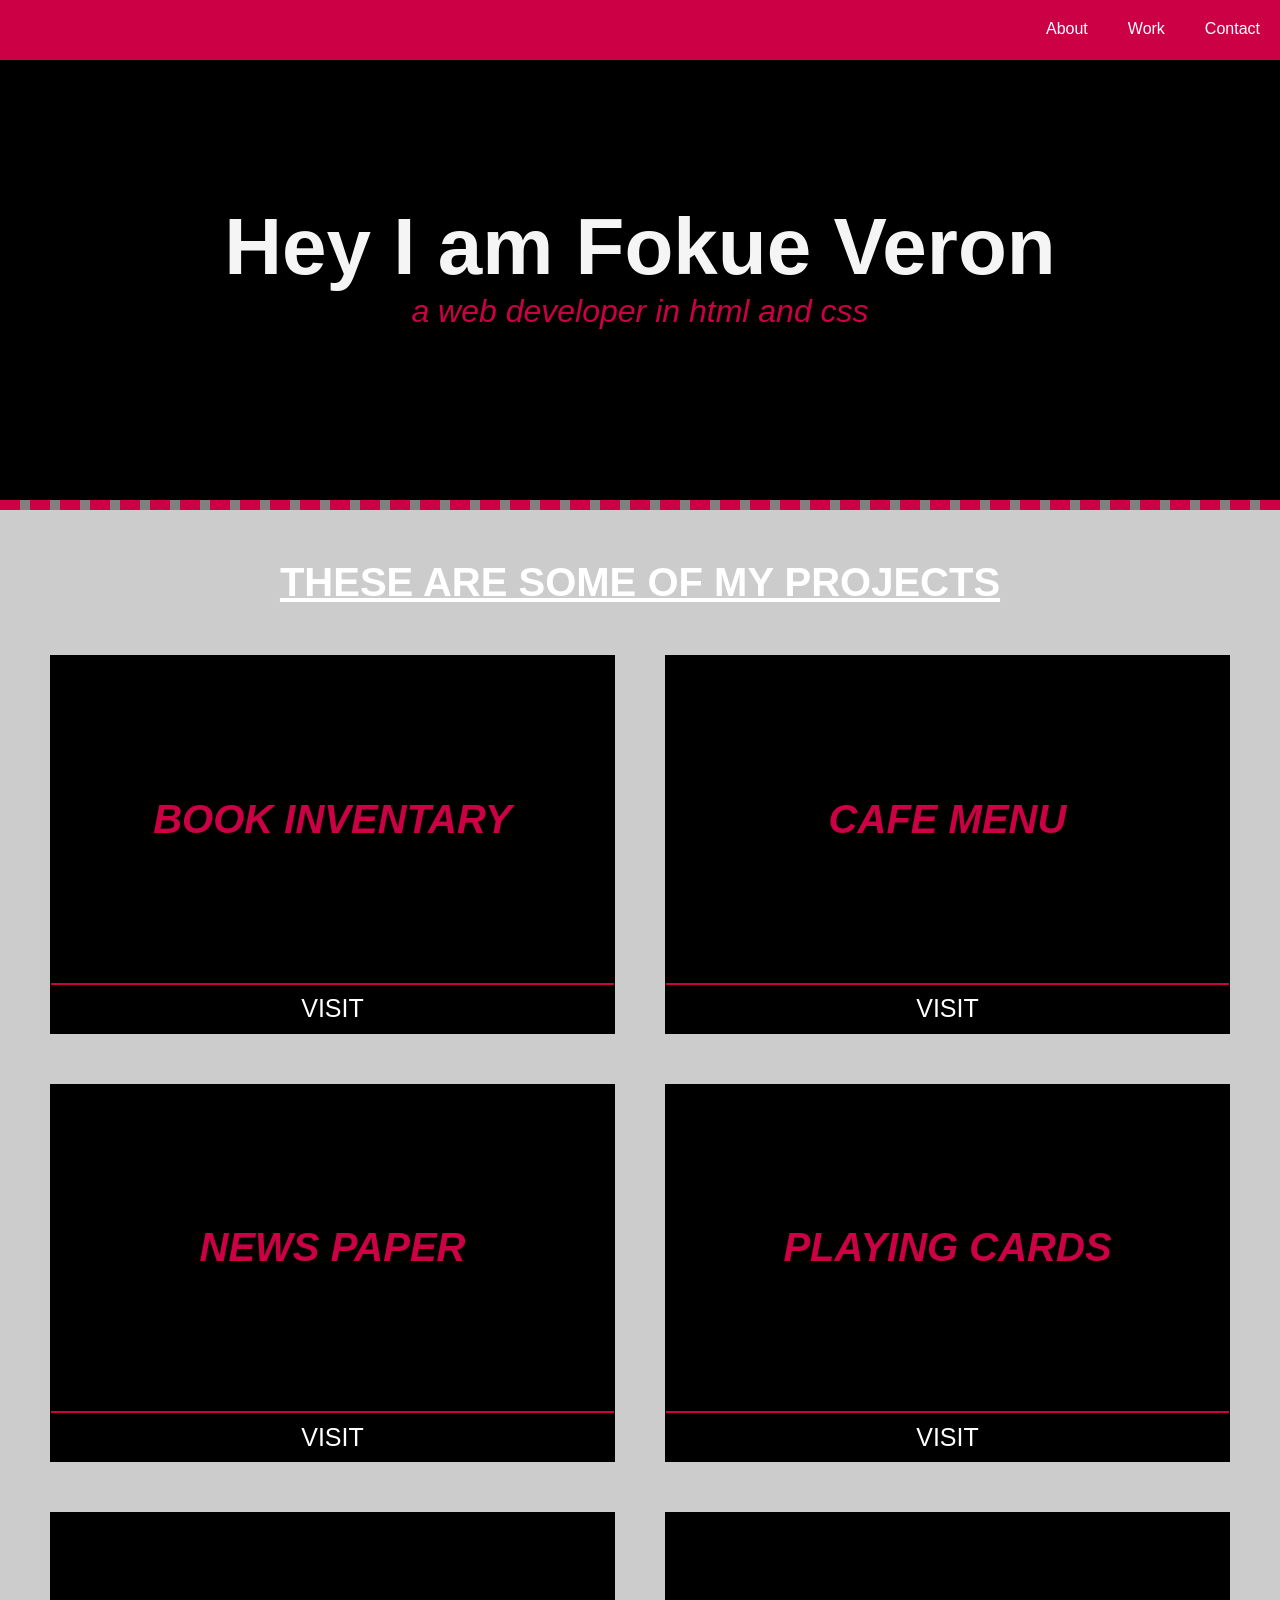
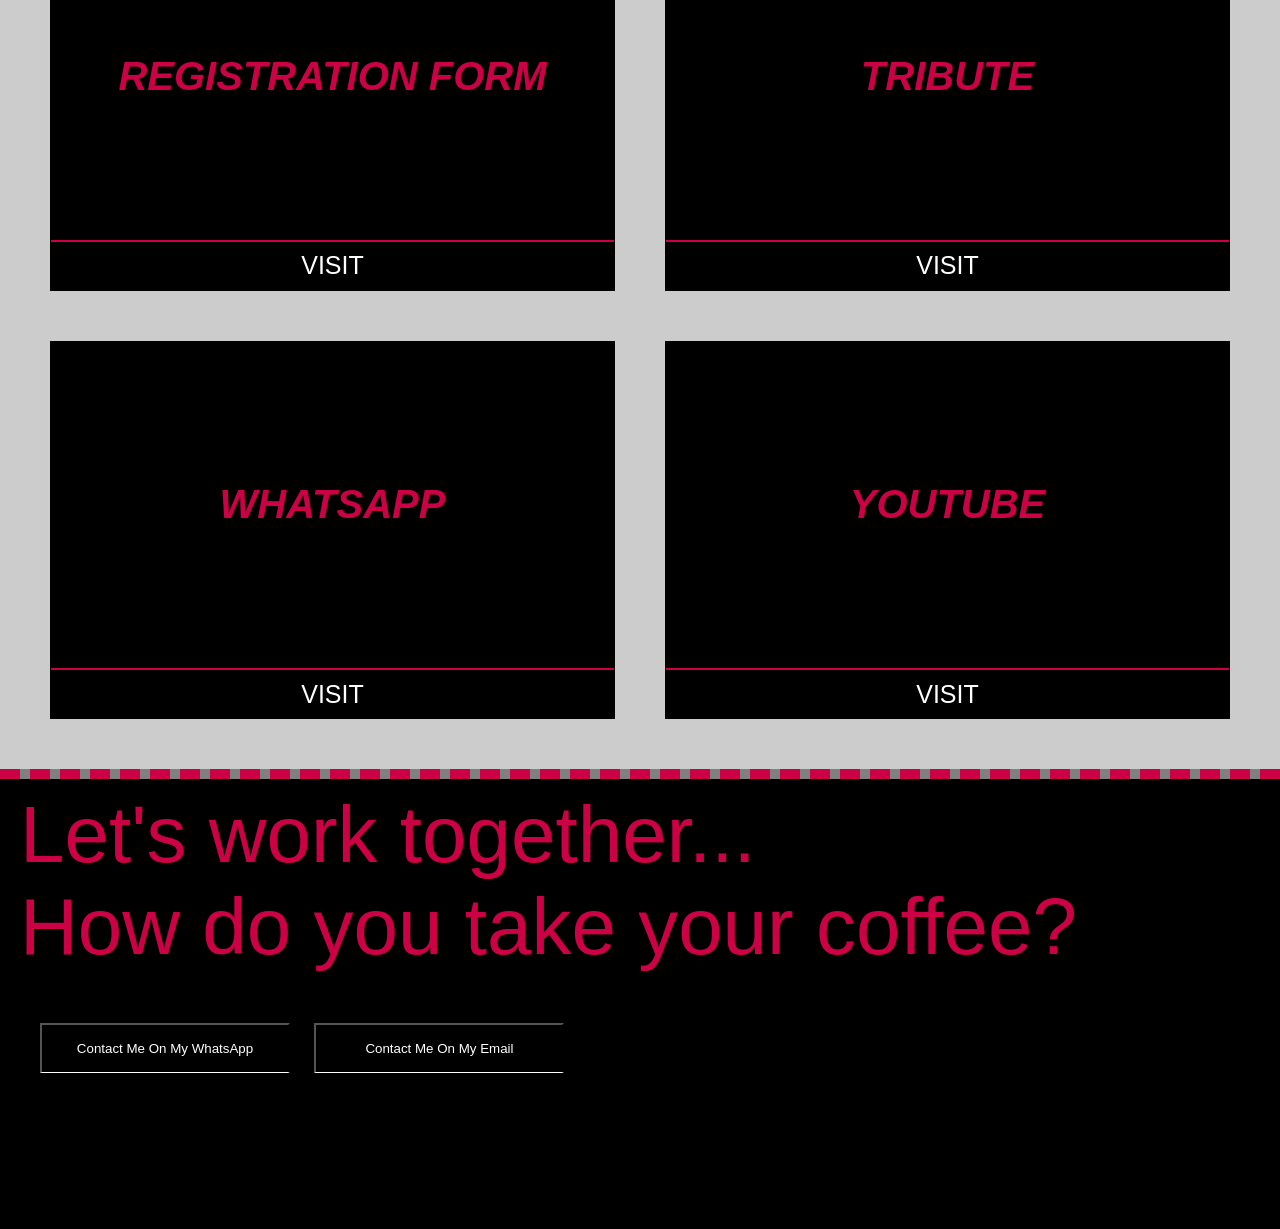
<file: index.html>
<!doctype html>
<html lang="en">

  <head>
    <meta charset="UTF-8" />
    <meta name="viewport" content="width=device-width, initial-scale=1.0">
    <title>Personal Portfolio</title>
    <link rel="stylesheet" href="styles.css">
  </head>

  <body>

    <section id="header-section">
      <nav id="navbar">
        <a href="#welcome-section"><div>About</div></a>
        <a href="#project-section"><div>Work</div></a>
        <a href="#footer-section"><div>Contact</div></a>
      </nav>
    </section>

    <section id="welcome-section">
      <h1>Hey I am Fokue Veron</h1>
      <p>a web developer in html and css</p>
    </section>

    <hr>

    <h2>These are some of my projects</h2>

    <section id="project-section">  

      <div class="project">
        <div class="project-title">
          <p>BOOK INVENTARY</p>
        </div>
        <div class="project-link">
          <a href="Book Inventary.html" target="_blank">visit</a>
        </div>
      </div>

      <div class="project">
        <div class="project-title">
          <p>CAFE MENU</p>
        </div>
        <div class="project-link">
          <a href="Cafe Menu.html" target="_blank">visit</a>
        </div>
      </div>

      <div class="project">
        <div class="project-title">
          <p>NEWS PAPER</p>
        </div>
        <div class="project-link">
          <a href="News Paper.html" target="_blank">visit</a>
        </div>
      </div>

      <div class="project">
        <div class="project-title">
          <p>PLAYING CARDS</p>
        </div>
        <div class="project-link">
          <a href="Playing Cards.html" target="_blank">visit</a>
        </div>
      </div>

      <div class="project">
        <div class="project-title">
          <p>REGISTRATION FORM</p>
        </div>
        <div class="project-link">
          <a href="Registration.html" target="_blank">visit</a>
        </div>
      </div>

      <div class="project">
        <div class="project-title">
          <p>TRIBUTE</p>
        </div>
        <div class="project-link">
          <a href="Tribute.html" target="_blank">visit</a>
        </div>
      </div>

      <div class="project">
        <div class="project-title">
          <p>WHATSAPP</p>
        </div>
        <div class="project-link">
          <a href="WhatsApp.html" target="_blank">visit</a>
        </div>
      </div>

      <div class="project">
        <div class="project-title">
          <p>YOUTUBE</p>
        </div>
        <div class="project-link">
          <a href="Youtube.html" target="_blank">visit</a>
        </div>
      </div>

    </section>

    <hr>

    <section id="footer-section">
      <p>Let's work together...</p>
      <p>How do you take your coffee?</p>
      <div class="contact-section">
        <a id="whatsapp-link" href="https://wa.me/237670595128" target="_blank"><input type="button" id="whatsapp-contact" value="Contact Me On My WhatsApp"></a>
        <a id="email-link" href="https://mail.google.com/mail/?view=cm&fs=1&to=boykadoug@gmail.com" target="_blank"><input type="button" id="email-contact" value="Contact Me On My Email"></a>
      </div>
    </section>

  </body>
</html>
</file>
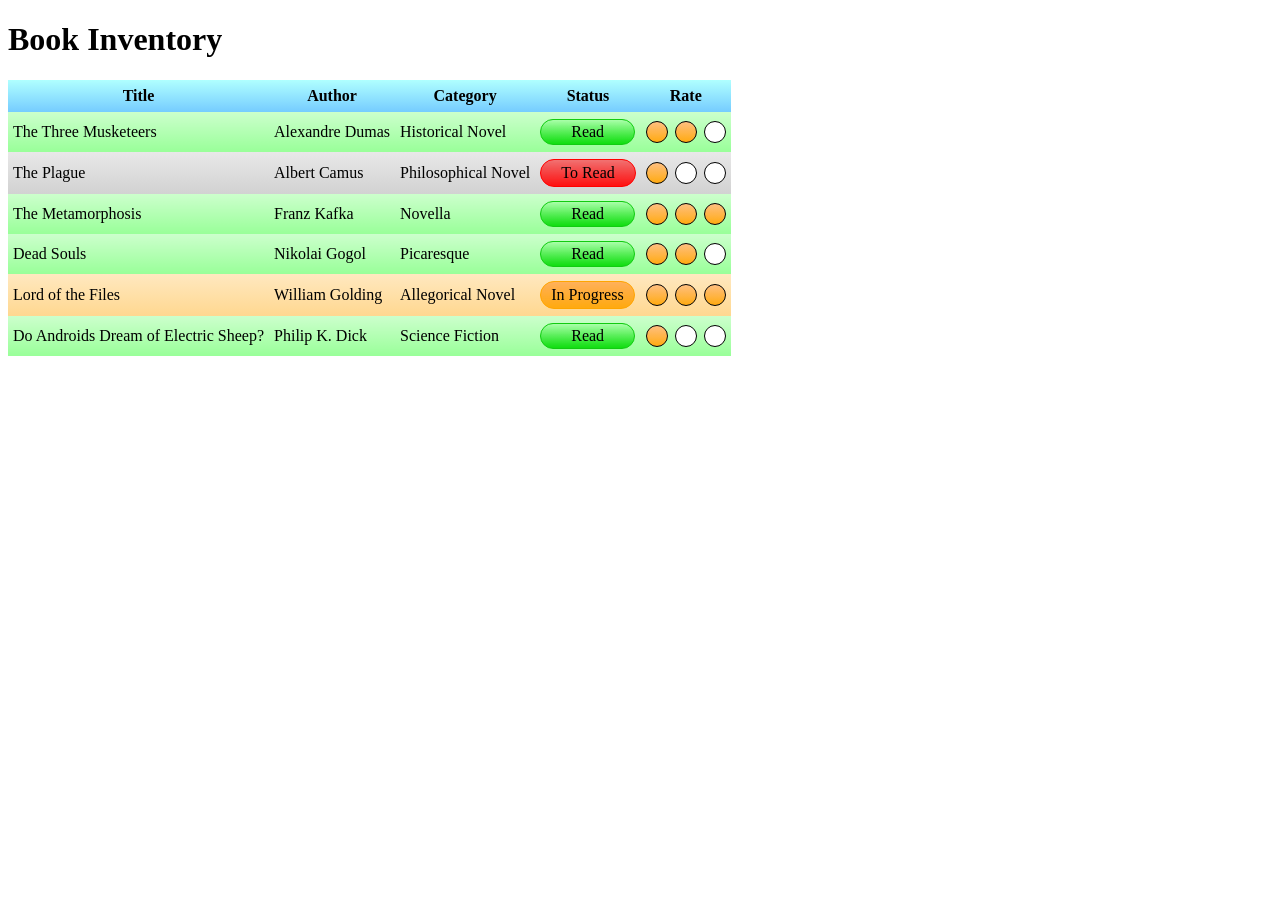
<file: Book Inventary.html>
<!DOCTYPE html>
<html lang="en">

<head>
  <meta charset="utf-8">
  <meta name="viewport" content="width=device-width, initial-scale=1.0">
  <title>Book Inventory</title>
  <link rel="stylesheet" href="Book Inventary.css">
</head>

<body>
  <h1>Book Inventory</h1>
  <table>
    <thead>
      <tr class="titles">
        <th>Title</th>
        <th>Author</th>
        <th>Category</th>
        <th>Status</th>
        <th>Rate</th>
      </tr>
    </thead>
    <tbody>
      <tr class="read">
        <td>The Three Musketeers</td>
        <td>Alexandre Dumas</td>
        <td>Historical Novel</td>
        <td><span class="status">Read</span></td>
        <td>
          <span class="rate two">
            <span></span>
            <span></span>
            <span></span>
          </span>
        </td>
      </tr>
      <tr class="to-read">
        <td>The Plague</td>
        <td>Albert Camus</td>
        <td>Philosophical Novel</td>
        <td><span class="status">To Read</span></td>
        <td>
          <span class="rate one">
            <span></span>
            <span></span>
            <span></span>
          </span>
        </td>
      </tr>
      <tr class="read">
        <td>The Metamorphosis</td>
        <td>Franz Kafka</td>
        <td>Novella</td>
        <td><span class="status">Read</span></td>
        <td>
          <span class="rate three">
            <span></span>
            <span></span>
            <span></span>
          </span>
        </td>
      </tr>
      <tr class="read">
        <td>Dead Souls</td>
        <td>Nikolai Gogol</td>
        <td>Picaresque</td>
        <td><span class="status">Read</span></td>
        <td>
          <span class="rate two">
            <span></span>
            <span></span>
            <span></span>
          </span>
        </td>
      </tr>
      <tr class="in-progress">
        <td>Lord of the Files</td>
        <td>William Golding</td>
        <td>Allegorical Novel</td>
        <td><span class="status">In Progress</span></td>
        <td>
          <span class="rate three">
            <span></span>
            <span></span>
            <span></span>
          </span>
        </td>
      </tr>
      <tr class="read">
        <td>Do Androids Dream of Electric Sheep?</td>
        <td>Philip K. Dick</td>
        <td>Science Fiction</td>
        <td><span class="status">Read</span></td>
        <td>
          <span class="rate one">
            <span></span>
            <span></span>
            <span></span>
          </span>
        </td>
      </tr>
    </tbody>
  </table>
</body>

</html>
</file>
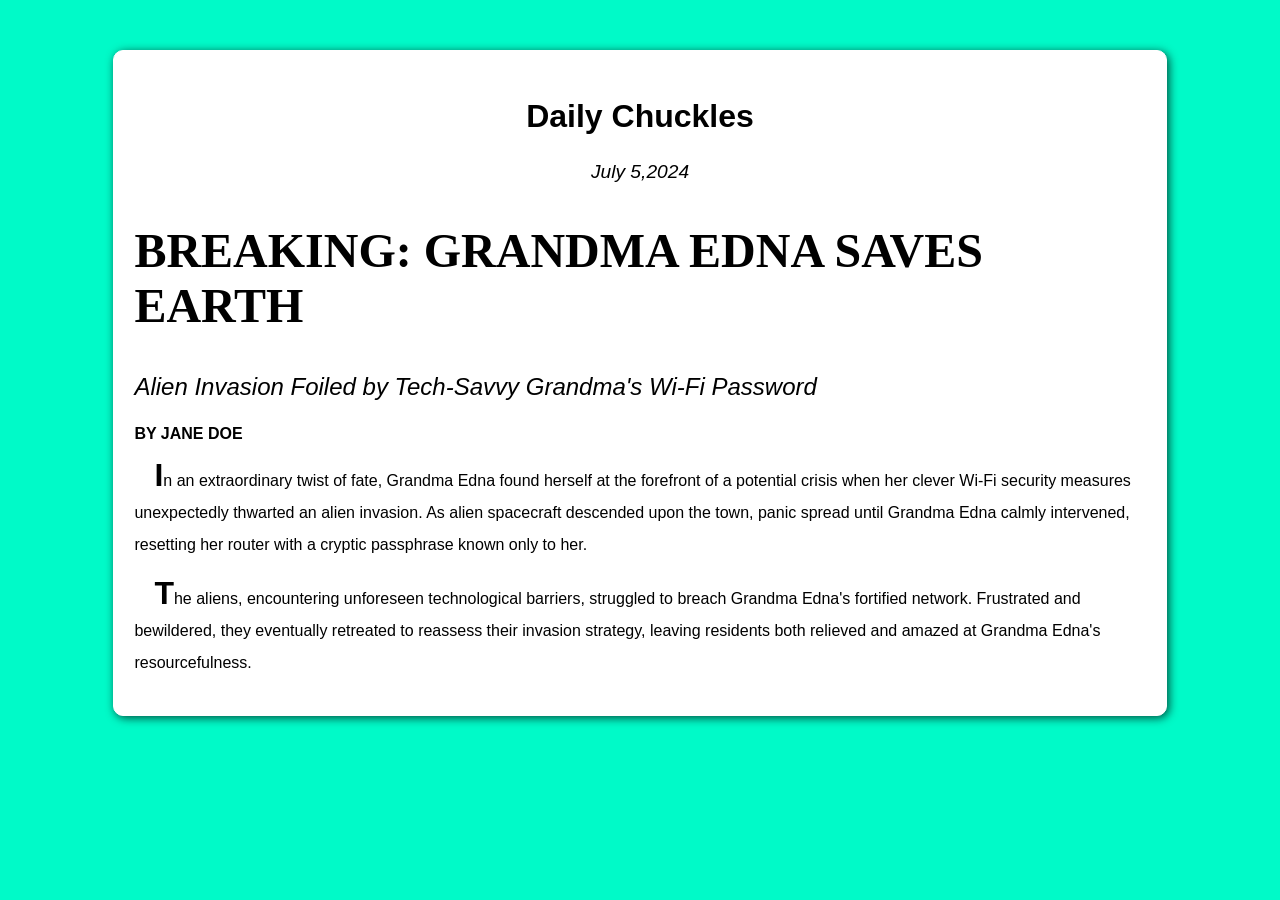
<file: News Paper.html>
<!DOCTYPE html>
<html lang="en">
  <head>
    <meta charset="utf-8">
    <meta name="viewport" content="width=device-width, initial-scale=1.0">
    <title>Newspaper Article</title>
    <link rel="stylesheet" href="News Paper.css">
  </head>
  <body>
    <article class="newspaper">
      <h1 class="headline">Daily Chuckles</h1>
      <p class="date">July 5,2024</p>
      <h2 class="name">Breaking: Grandma Edna Saves Earth</h2>
      <p class="sub-headline">Alien Invasion Foiled by Tech-Savvy Grandma's Wi-Fi Password</p>
      <p class="author">By Jane Doe</p>
      <p class="text">In an extraordinary twist of fate, Grandma Edna found herself at the forefront of a potential crisis when her clever Wi-Fi security measures unexpectedly thwarted an alien invasion. As alien spacecraft descended upon the town, panic spread until Grandma Edna calmly intervened, resetting her router with a cryptic passphrase known only to her.</p>
      <p class="text">The aliens, encountering unforeseen technological barriers, struggled to breach Grandma Edna's fortified network. Frustrated and bewildered, they eventually retreated to reassess their invasion strategy, leaving residents both relieved and amazed at Grandma Edna's resourcefulness.</p>
    </article>
  </body>
</html>
</file>
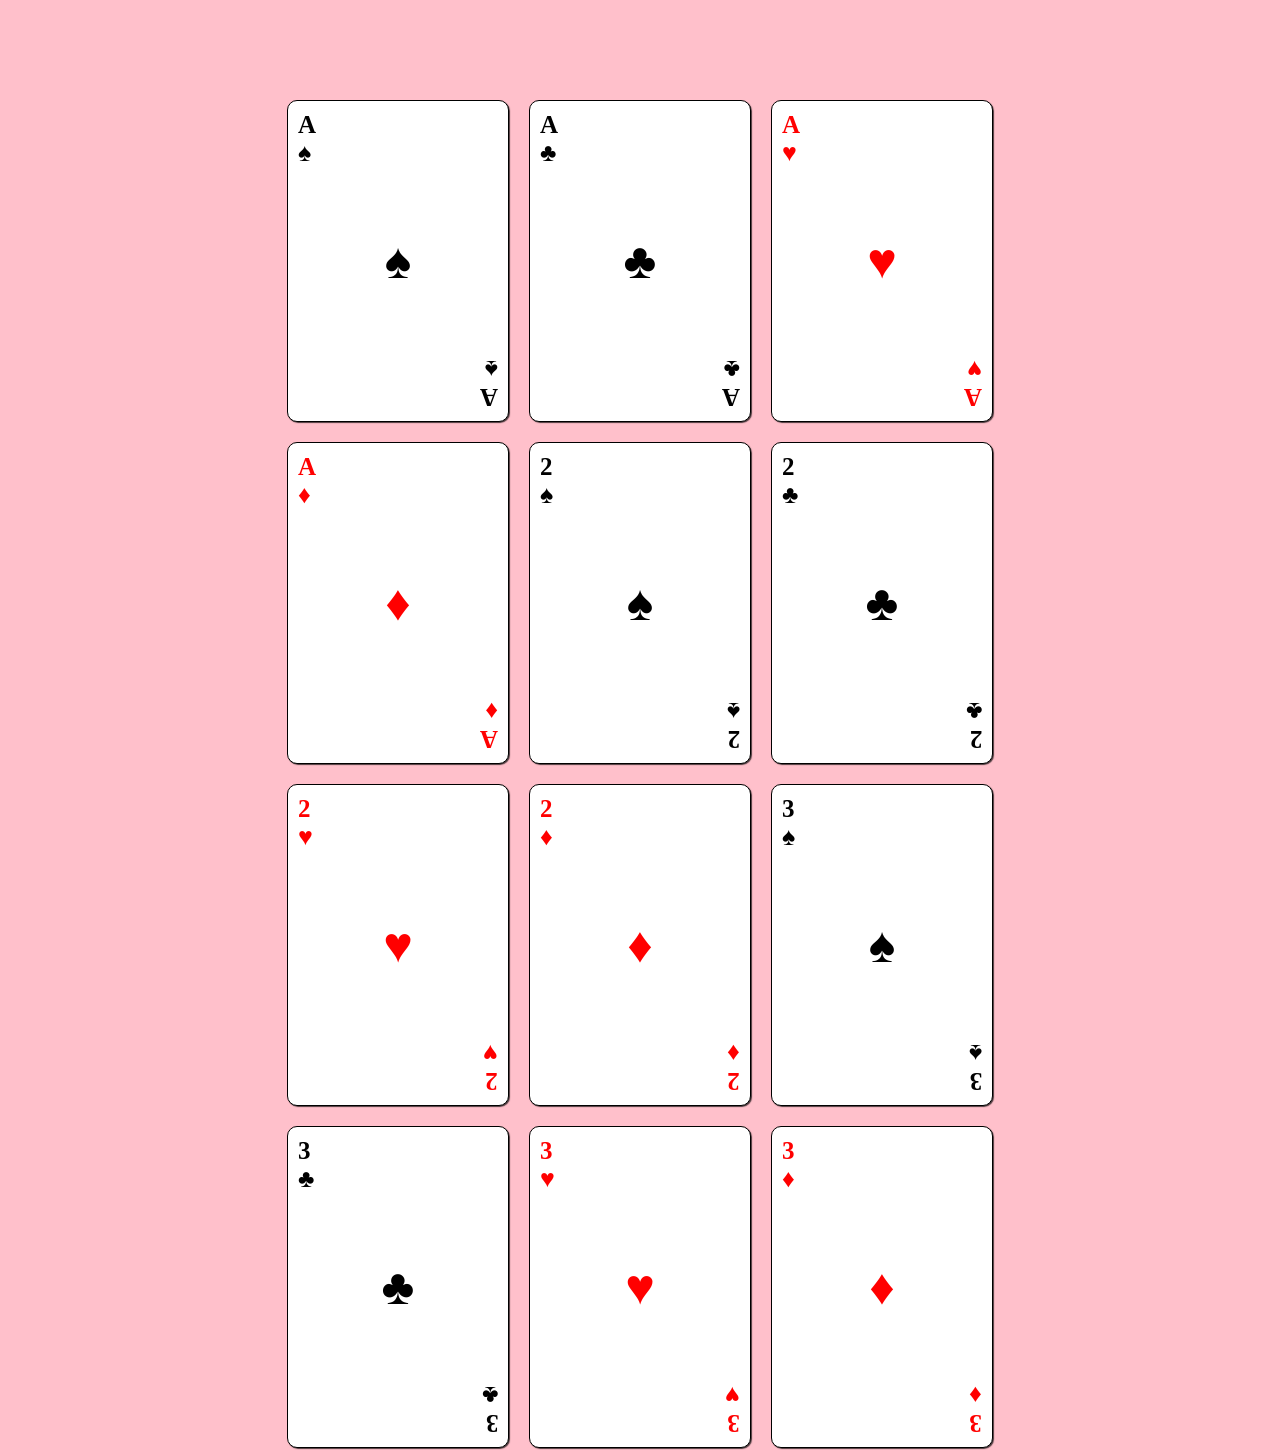
<file: Playing Cards.html>
<!DOCTYPE html>
<html lang="en">

<head>
  <meta charset="UTF-8">
  <meta name="viewport" content="width=device-width, initial-scale=1.0">
  <title>Playing Cards</title>
  <link rel="stylesheet" href="Playing Cards.css">
</head>

<body>
  <main id="playing-cards">
    <div class="card">
      <div class="left">
        <div>A</div><div>♠</div>
      </div>
      <div class="middle">♠</div>
      <div class="right">
        <div>♠</div><div>A</div>
      </div>
    </div>
    <div class="card">
      <div class="left">
        <div>A</div><div>♣</div>
      </div>
      <div class="middle">♣</div>
      <div class="right">
        <div>♣</div><div>A</div>
      </div>
    </div>
    <div class="card">
      <div class="left" style="color: red">
        <div>A</div><div>♥</div>
      </div>
      <div class="middle" style="color: red">♥</div>
      <div class="right" style="color: red">
        <div>♥</div><div>A</div>
      </div>
    </div>
    <div class="card">
      <div class="left" style="color: red">
        <div>A</div><div>♦</div>
      </div>
      <div class="middle" style="color: red">♦</div>
      <div class="right" style="color: red">
        <div>♦</div><div>A</div>
      </div>
    </div>
    <div class="card">
      <div class="left">
        <div>2</div><div>♠</div>
      </div>
      <div class="middle">♠</div>
      <div class="right">
        <div>♠</div><div>2</div>
      </div>
    </div>
    <div class="card">
      <div class="left">
        <div>2</div><div>♣</div>
      </div>
      <div class="middle">♣</div>
      <div class="right">
        <div>♣</div><div>2</div>
      </div>
    </div>
    <div class="card">
      <div class="left" style="color: red">
        <div>2</div><div>♥</div>
      </div>
      <div class="middle" style="color: red">♥</div>
      <div class="right" style="color: red">
        <div>♥</div><div>2</div>
      </div>
    </div>
    <div class="card">
      <div class="left" style="color: red">
        <div>2</div><div>♦</div>
      </div>
      <div class="middle" style="color: red">♦</div>
      <div class="right" style="color: red">
        <div>♦</div><div>2</div>
      </div>
    </div>
    <div class="card">
      <div class="left">
        <div>3</div><div>♠</div>
      </div>
      <div class="middle">♠</div>
      <div class="right">
        <div>♠</div><div>3</div>
      </div>
    </div>
    <div class="card">
      <div class="left">
        <div>3</div><div>♣</div>
      </div>
      <div class="middle">♣</div>
      <div class="right">
        <div>♣</div><div>3</div>
      </div>
    </div>
    <div class="card">
      <div class="left" style="color: red">
        <div>3</div><div>♥</div>
      </div>
      <div class="middle" style="color: red">♥</div>
      <div class="right" style="color: red">
        <div>♥</div><div>3</div>
      </div>
    </div>
    <div class="card">
      <div class="left" style="color: red">
        <div>3</div><div>♦</div>
      </div>
      <div class="middle" style="color: red">♦</div>
      <div class="right" style="color: red">
        <div>♦</div><div>3</div>
      </div>
    </div>
  </main>
</body>

</html>
</file>
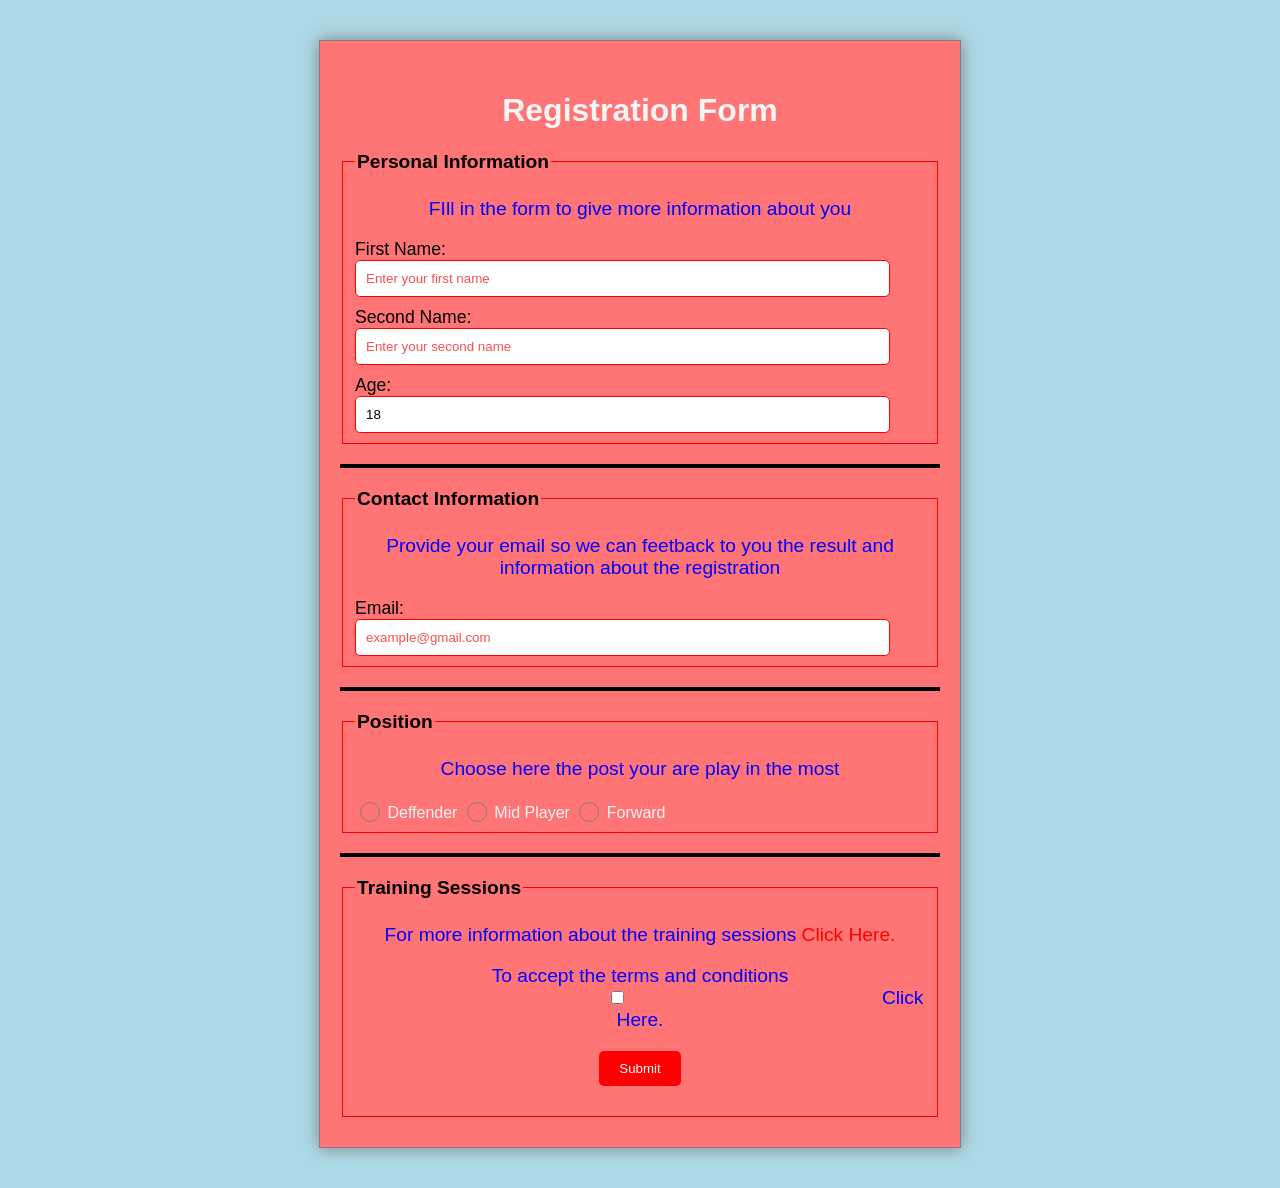
<file: Registration.html>
<!doctype html>
<html lang="en">
  <head>
    <meta charset="UTF-8" />
    <meta name="viewport" content="width=device-width, initial-scale=1.0" />
    <title>Registration Form</title>
    <link rel="stylesheet" href="Registration.css" />
  </head>
  <body>
    <main class="container">
      <form>
        <h1 class="title center">Registration Form</h1>
        <fieldset>
          <legend>Personal Information</legend>
          <p class="description center">
            FIll in the form to give more information about you
          </p>
          <label for="first-name">First Name:</label>
          <input
            id="first-name"
            type="text"
            name="first-name"
            placeholder="Enter your first name"
            required
          />
          <label for="second-name">Second Name:</label>
          <input
            type="text"
            name="second-name"
            id="second-name"
            placeholder="Enter your second name"
            required
          />
          <label for="age">Age:</label>
          <input
            type="number"
            id="age"
            name="age"
            min="10"
            max="50"
            placeholder="Enter your age"
            min="10"
            max="100"
            value="18"
          />
        </fieldset>
        <hr />
        <fieldset>
          <legend>Contact Information</legend>
          <p class="description center">
            Provide your email so we can feetback to you the result and
            information about the registration
          </p>
          <label for="email">Email:</label>
          <input
            type="email"
            id="email"
            name="email"
            placeholder="example@gmail.com"
          />
        </fieldset>
        <hr />
        <fieldset>
          <legend>Position</legend>
          <p class="description center">
            Choose here the post your are play in the most
          </p>
          <input
            class="radio-btn"
            type="radio"
            id="deffender"
            value="Deffender"
            name="radio"
          />
          <label class="radio-label" for="deffender">Deffender</label>
          <input
            class="radio-btn"
            type="radio"
            id="mid-player"
            value="Mid Player"
            name="radio"
          />
          <label class="radio-label" for="mid-player">Mid Player</label>
          <input
            class="radio-btn"
            type="radio"
            id="forward"
            value="Forward"
            name="radio"
          />
          <label class="radio-label" for="forward">Forward</label>
        </fieldset>
        <hr />
        <fieldset>
          <legend>Training Sessions</legend>
          <p class="description center">
            For more information about the training sessions
            <a href="URL" target="_blank">Click Here.</a>
          </p>
          <p class="description center">
            To accept the terms and conditions
            <input
              class="checkbox"
              type="checkbox"
              id="terms-conditions"
              required
            />
            <label class="click-label" for="terms-conditions"
              >Click Here.</label
            >
          </p>
          <button type="submit">Submit</button>
        </fieldset>
      </form>
    </main>
  </body>
</html>
</file>
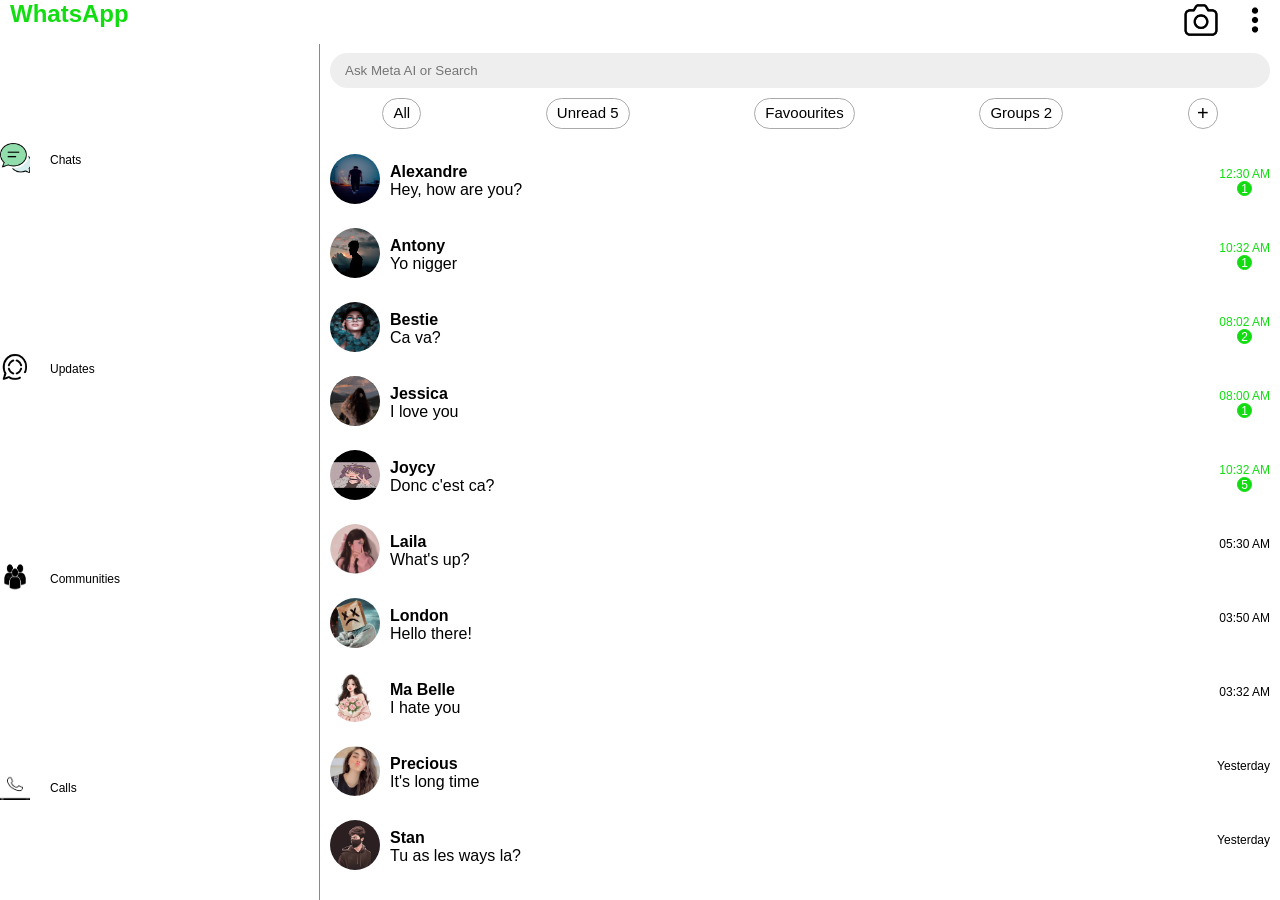
<file: WhatsApp.html>
<!DOCTYPE html>
<html lang="en">
<head>
  <meta charset="UTF-8">
  <meta name="viewport" content="width=device-width, initial-scale=1.0">
  <title>WhatsApp Clone</title>
  <link rel="stylesheet" href="WhatsApp.css" />
</head>

<body>

  <div class="whatsapp-container">

    <section id="header-section">
      <h1>WhatsApp</h1>
      <div id="header-icons">
        <img class="header-icon" src="photo-icon.png" />
        <img class="header-icon" src="three-dots.png" />
      </div>
    </section>

    <section id="search-section">
      <input type="text" id="search-bar" placeholder="Ask Meta AI or Search" />
    </section>

    <section id="list-section">
      <div>All</div>
      <div>Unread 5</div>
      <div>Favoourites</div>
      <div>Groups 2</div>
      <div> + </div>
    </section>

    <section id="contact-section">

      <div class="contact">
        <div class="name-pic">
          <div class="contact-profile">
            <img class="profile-pic" src="Alexandre.jpg">
          </div>
          <div>
            <div class="contact-name">Alexandre</div>
            <div class="last-message">Hey, how are you?</div>
          </div>
        </div>
        <div class="date-time">
          <div class="time not-read">12:30 AM</div>
          <div class="recieved-message non-read">1</div>
          <!--recieved-message = nombre de message recu-->
        </div>
      </div>

      <div class="contact">
        <div class="name-pic">
          <div class="contact-profile">
            <img class="profile-pic" src="Antony.jpg">
          </div>
          <div>
            <div class="contact-name">Antony</div>
            <div class="last-message">Yo nigger</div>
          </div>
        </div>
        <div class="date-time">
          <div class="time not-read">10:32 AM</div>
          <div class="recieved-message non-read">1</div>
          <!--recieved-message = nombre de message recu-->
        </div>
      </div>

      <div class="contact">
        <div class="name-pic">
          <div class="contact-profile">
            <img class="profile-pic" src="Bestie.jpg">
          </div>
          <div>
            <div class="contact-name">Bestie</div>
            <div class="last-message">Ca va?</div>
          </div>
        </div>
        <div class="date-time">
          <div class="time not-read">08:02 AM</div>
          <div class="recieved-message non-read">2</div>
          <!--recieved-message = nombre de message recu-->
        </div>
      </div>

      <div class="contact">
        <div class="name-pic">
          <div class="contact-profile">
            <img class="profile-pic" src="Jessica.jpg">
          </div>
          <div>
            <div class="contact-name">Jessica</div>
            <div class="last-message">I love you</div>
          </div>
        </div>
        <div class="date-time">
          <div class="time not-read">08:00 AM</div>
          <div class="recieved-message non-read">1</div>
          <!--recieved-message = nombre de message recu-->
        </div>
      </div>

      <div class="contact">
        <div class="name-pic">
          <div class="contact-profile">
            <img class="profile-pic" src="Joycy.jpg">
          </div>
          <div>
            <div class="contact-name">Joycy</div>
            <div class="last-message">Donc c'est ca?</div>
          </div>
        </div>
        <div class="date-time">
          <div class="time not-read">10:32 AM</div>
          <div class="recieved-message non-read">5</div>
          <!--recieved-message = nombre de message recu-->
        </div>
      </div>

      <div class="contact">
        <div class="name-pic">
          <div class="contact-profile">
            <img class="profile-pic" src="Laila.jpg">
          </div>
          <div>
            <div class="contact-name">Laila</div>
            <div class="last-message">What's up?</div>
          </div>
        </div>
        <div class="date-time">
          <div class="time read">05:30 AM</div>
          <div class="recieved-message read"></div>
          <!--recieved-message = nombre de message recu-->
        </div>
      </div>

      <div class="contact">
        <div class="name-pic">
          <div class="contact-profile">
            <img class="profile-pic" src="London.jpg">
          </div>
          <div>
            <div class="contact-name">London</div>
            <div class="last-message">Hello there!</div>
          </div>
        </div>
        <div class="date-time">
          <div class="time read">03:50 AM</div>
          <div class="recieved-message read"></div>
          <!--recieved-message = nombre de message recu-->
        </div>
      </div>

      <div class="contact">
        <div class="name-pic">
          <div class="contact-profile">
            <img class="profile-pic" src="Ma Belle.jpg">
          </div>
          <div>
            <div class="contact-name">Ma Belle</div>
            <div class="last-message">I hate you</div>
          </div>
        </div>
        <div class="date-time">
          <div class="time read">03:32 AM</div>
          <div class="recieved-message read"></div>
          <!--recieved-message = nombre de message recu-->
        </div>
      </div>

      <div class="contact">
        <div class="name-pic">
          <div class="contact-profile">
            <img class="profile-pic" src="Precious.jpg">
          </div>
          <div>
            <div class="contact-name">Precious</div>
            <div class="last-message">It's long time</div>
          </div>
        </div>
        <div class="date-time">
          <div class="time read">Yesterday</div>
          <div class="recieved-message read"></div>
          <!--recieved-message = nombre de message recu-->
        </div>
      </div>

      <div class="contact">
        <div class="name-pic">
          <div class="contact-profile">
            <img class="profile-pic" src="Stan.jpg">
          </div>
          <div>
            <div class="contact-name">Stan</div>
            <div class="last-message ">Tu as les ways la?</div>
          </div>
        </div>
        <div class="date-time">
          <div class="time read">Yesterday</div>
          <div class="recieved-message read"></div>
          <!--recieved-message = nombre de message recu-->
        </div>
      </div>
    </section>

    <section id="footer-section">
      <div class="chats">
        <div class="footer-icon">
          <img src="Chats.png">
        </div>
        <p>Chats</p>
      </div>
      <div class="updates">
        <div class="footer-icon">
          <img src="Updates.png">
        </div>
        <p>Updates</p>
      </div>
      <div class="communities">
        <div class="footer-icon">
          <img src="Communities.png">
        </div>
        <p>Communities</p>
      </div>
      <div class="calls">
        <div class="footer-icon">
          <img src="Calls.png">
        </div>
        <p>Calls</p>
      </div>
    </section>

  </div>
</body>
</html>
</file>
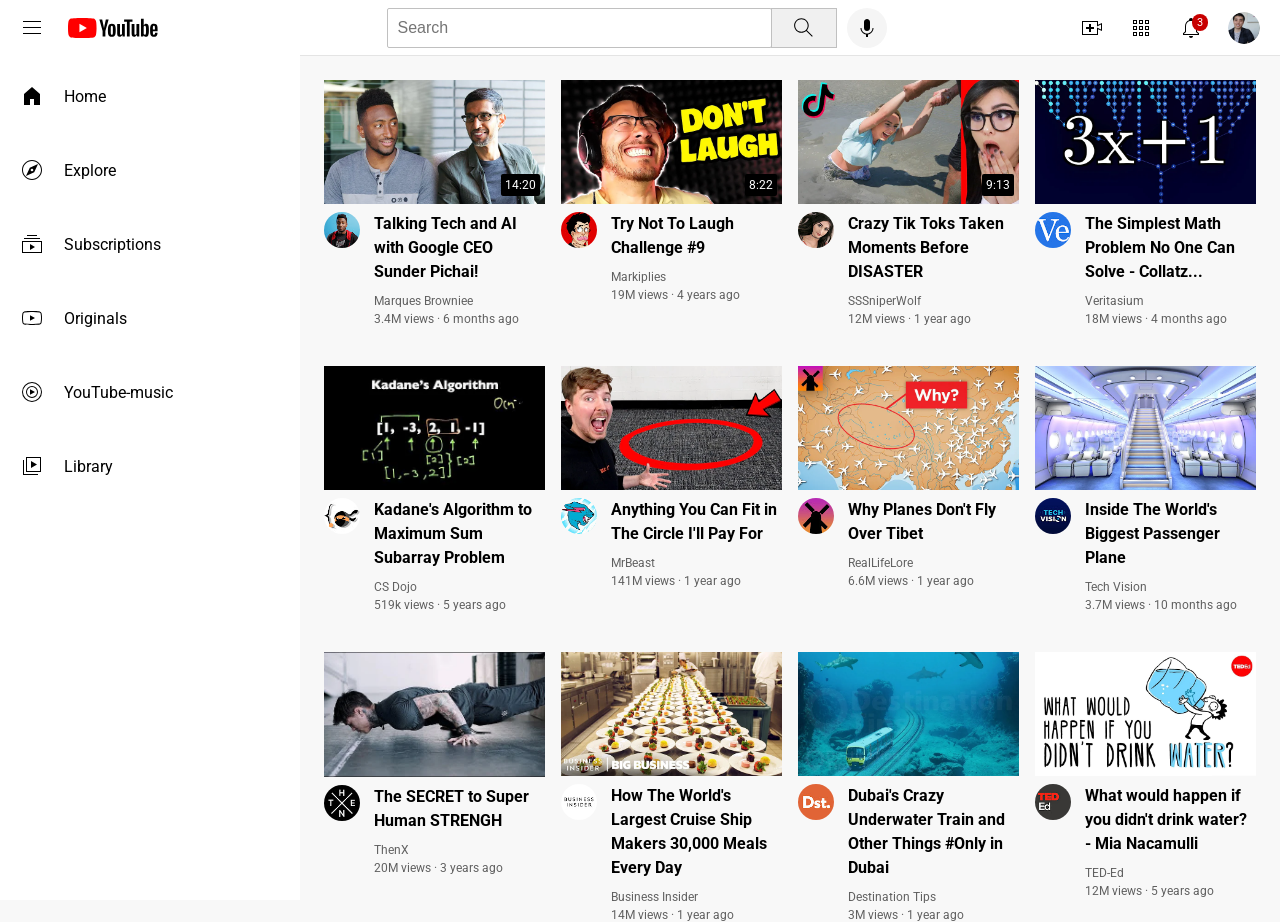
<file: Youtube.html>
<!doctype html>
<html>
  <head>
    <meta charset="utf-8" />
    <meta name="viewport" content="width=device-width initial-scale=1.0" />
    <title>YouTube.com clone</title>
    <link rel="preconnect" href="https://fonts.googleapis.com" />
    <link rel="preconnect" href="https://fonys.gstatic.com" crossorigin />
    <link
      href="https://fonts.googleapis.com/css2?family=Roboto:wght@400;500;700&display=swap"
      rel="stylesheet"
    />
    <link rel="stylesheet" href="Youtube.css" />
  </head>
  <body>
    <header class="header">
      <div class="left-section">
        <img class="hamburger-menu" src="hamburger-menu.svg" />
        <img class="youtube-logo" src="youtube-logo.svg" />
      </div>
      <div class="middle-section">
        <input class="search-bar" type="text" placeholder="Search" />
        <button class="search-button">
          <img class="search-icon" src="search.svg" />
          <div class="tooltip">Search</div>
        </button>
        <button class="voice-search-button">
          <img class="voice-search-icon" src="voice-search-icon.svg" />
          <div class="tooltip">Search with your voice</div>
        </button>
      </div>
      <div class="right-section">
        <div class="upload-icon-container">
          <img class="upload-icon" src="upload.svg" />
          <div class="tooltip">Create</div>
        </div>
        <div class="youtube-apps-container">
          <img class="youtube-apps-icon" src="youtube-apps.svg" />
          <div class="tooltip">YouTube Apps</div>
        </div>
        <div class="notifications-icon-container">
          <img class="notifications-icon" src="notifications.svg" />
          <div class="tooltip">Notifications</div>
          <div class="notifications-count">3</div>
        </div>
        <img class="current-user-picture" src="my-channel.jpeg" />
      </div>
    </header>
    <nav class="sidebar">
      <div class="sidebar-link">
        <img src="home.svg" />
        <div>Home</div>
      </div>
      <div class="sidebar-link">
        <img src="explore.svg" />
        <div>Explore</div>
      </div>
      <div class="sidebar-link">
        <img src="subscriptions.svg" />
        <div>Subscriptions</div>
      </div>
      <div class="sidebar-link">
        <img src="originals.svg" />
        <div>Originals</div>
      </div>
      <div class="sidebar-link">
        <img src="youtube-music.svg" />
        <div>YouTube-music</div>
      </div>
      <div class="sidebar-link">
        <img src="library.svg" />
        <div>Library</div>
      </div>
    </nav>
    <main>
      <section class="video-grid">
        <div class="video-preview">
          <div class="thumbnail-row">
            <a href="https://youtu.be/n2RNcPRtAi">
              <img class="thumbnails" src="thumbnail-1.webp" />
            </a>
            <div class="video-time">14:20</div>
          </div>
          <div class="video-info-grid">
            <div class="channel-picture">
              <img class="goku" src="channel-1.jpeg" />
            </div>
            <div class="video-info">
              <p class="video-title">
                Talking Tech and AI with Google CEO Sunder Pichai!
              </p>
              <p class="video-author">Marques Browniee</p>
              <p class="video-stats">3.4M views &#183; 6 months ago</p>
            </div>
          </div>
        </div>

        <div class="video-preview">
          <div class="thumbnail-row">
            <img class="thumbnails" src="thumbnail-2.webp" />
            <div class="video-time">8:22</div>
          </div>
          <div class="video-info-grid">
            <div class="channel-picture">
              <img class="goku" src="channel-2.jpeg" />
            </div>
            <div class="video-info">
              <p class="video-title">Try Not To Laugh Challenge #9</p>
              <p class="video-author">Markiplies</p>
              <p class="video-stats">19M views &#183; 4 years ago</p>
            </div>
          </div>
        </div>

        <div class="video-preview">
          <div class="thumbnail-row">
            <img class="thumbnails" src="thumbnail-3.webp" />
            <div class="video-time">9:13</div>
          </div>
          <div class="video-info-grid">
            <div class="channel-picture">
              <img class="goku" src="channel-3.jpeg" />
            </div>
            <div class="video-info">
              <p class="video-title">
                Crazy Tik Toks Taken Moments Before DISASTER
              </p>
              <p class="video-author">SSSniperWolf</p>
              <p class="video-stats">12M views &#183; 1 year ago</p>
            </div>
          </div>
        </div>

        <div class="video-preview">
          <div class="thumbnail-row">
            <img class="thumbnails" src="thumbnail-4.webp" />
          </div>
          <div class="video-info-grid">
            <div class="channel-picture">
              <img class="goku" src="channel-4.jpeg" />
            </div>
            <div class="video-info">
              <p class="video-title">
                The Simplest Math Problem No One Can Solve - Collatz...
              </p>
              <p class="video-author">Veritasium</p>
              <p class="video-stats">18M views &#183; 4 months ago</p>
            </div>
          </div>
        </div>

        <div class="video-preview">
          <div class="thumbnail-row">
            <img class="thumbnails" src="thumbnail-5.webp" />
          </div>
          <div class="video-info-grid">
            <div class="channel-picture">
              <img class="goku" src="channel-5.jpeg" />
            </div>
            <div class="video-info">
              <p class="video-title">
                Kadane's Algorithm to Maximum Sum Subarray Problem
              </p>
              <p class="video-author">CS Dojo</p>
              <p class="video-stats">519k views &#183; 5 years ago</p>
            </div>
          </div>
        </div>

        <div class="video-preview">
          <div class="thumbnail-row">
            <img class="thumbnails" src="thumbnail-6.webp" />
          </div>
          <div class="video-info-grid">
            <div class="channel-picture">
              <img class="goku" src="channel-6.jpeg" />
            </div>
            <div class="video-info">
              <p class="video-title">
                Anything You Can Fit in The Circle I'll Pay For
              </p>
              <p class="video-author">MrBeast</p>
              <p class="video-stats">141M views &#183; 1 year ago</p>
            </div>
          </div>
        </div>
        <div class="video-preview">
          <div class="thumbnail-row">
            <img class="thumbnails" src="thumbnail-7.webp" />
          </div>
          <div class="video-info-grid">
            <div class="channel-picture">
              <img class="goku" src="channel-7.jpeg" />
            </div>
            <div class="video-info">
              <p class="video-title">Why Planes Don't Fly Over Tibet</p>
              <p class="video-author">RealLifeLore</p>
              <p class="video-stats">6.6M views &#183; 1 year ago</p>
            </div>
          </div>
        </div>
        <div class="video-preview">
          <div class="thumbnail-row">
            <img class="thumbnails" src="thumbnail-8.webp" />
          </div>
          <div class="video-info-grid">
            <div class="channel-picture">
              <img class="goku" src="channel-8.jpeg" />
            </div>
            <div class="video-info">
              <p class="video-title">
                Inside The World's Biggest Passenger Plane
              </p>
              <p class="video-author">Tech Vision</p>
              <p class="video-stats">3.7M views &#183; 10 months ago</p>
            </div>
          </div>
        </div>
        <div class="video-preview">
          <div class="thumbnail-row">
            <img class="thumbnails" src="thumbnail-9.webp" />
          </div>
          <div class="video-info-grid">
            <div class="channel-picture">
              <img class="goku" src="channel-9.jpeg" />
            </div>
            <div class="video-info">
              <p class="video-title">The SECRET to Super Human STRENGH</p>
              <p class="video-author">ThenX</p>
              <p class="video-stats">20M views &#183; 3 years ago</p>
            </div>
          </div>
        </div>
        <div class="video-preview">
          <div class="thumbnail-row">
            <img class="thumbnails" src="thumbnail-10.webp" />
          </div>
          <div class="video-info-grid">
            <div class="channel-picture">
              <img class="goku" src="channel-10.jpeg" />
            </div>
            <div class="video-info">
              <p class="video-title">
                How The World's Largest Cruise Ship Makers 30,000 Meals Every
                Day
              </p>
              <p class="video-author">Business Insider</p>
              <p class="video-stats">14M views &#183; 1 year ago</p>
            </div>
          </div>
        </div>
        <div class="video-preview">
          <div class="thumbnail-row">
            <img class="thumbnails" src="thumbnail-11.webp" />
          </div>
          <div class="video-info-grid">
            <div class="channel-picture">
              <img class="goku" src="channel-11.jpeg" />
            </div>
            <div class="video-info">
              <p class="video-title">
                Dubai's Crazy Underwater Train and Other Things #Only in Dubai
              </p>
              <p class="video-author">Destination Tips</p>
              <p class="video-stats">3M views &#183; 1 year ago</p>
            </div>
          </div>
        </div>
        <div class="video-preview">
          <div class="thumbnail-row">
            <img class="thumbnails" src="thumbnail-12.webp" />
          </div>
          <div class="video-info-grid">
            <div class="channel-picture">
              <img class="goku" src="channel-12.jpeg" />
            </div>
            <div class="video-info">
              <p class="video-title">
                What would happen if you didn't drink water? - Mia Nacamulli
              </p>
              <p class="video-author">TED-Ed</p>
              <p class="video-stats">12M views &#183; 5 years ago</p>
            </div>
          </div>
        </div>
      </section>
    </main>
  </body>
</html>
</file>
<file: styles.css>
:root {
  --color-red: #cc0044;
  --color-black: #000000;
  --opacity-red: rgba(245, 148, 180, 0.7);
  --color-white: #fff;
}

* {
  box-sizing: border-box;
  margin: 0;
  padding: 0;
}

html {
  font-family: Arial, sans-serif;
}

body {
  height: 1000px;
}

#header-section {
  position: fixed;
  top: 0;
  width: 100%;
  height: 60px;
}

#navbar {
  width: 100%;
  height: 100%;
  display: flex;
  flex-direction: row;
  background-color: var(--color-red);
  justify-content: flex-end;
}

#navbar a div {
  padding: 20px;
}

#navbar a {
  color: var(--color-white);
  text-decoration: none;
}

#navbar a:hover {
  background-color: var(--opacity-red);
}

.whatsapp-logo {
  width: 25px;
  height: 25px;
  margin-right: 5px;
}

#welcome-section {
  width: 100%;
  height: 400px;
  border: 1px solid #000;
  align-items: center;
  background-color: var(--color-black);
}

#welcome-section * {
  text-align: center;
  color: whitesmoke;
}

#welcome-section h1 {
  font-size: 2em;
  margin-top: 200px;
}

#welcome-section p {
  font-style: italic;
  color: var(--color-red);
}

@media (min-width: 1024px) {

  #welcome-section h1 {
    font-size: 5em;
  }

  #welcome-section p {
    font-size: 2em;
  }

  #welcome-section {
    height: 500px;
  }
}

hr {
  border: none;
  border-bottom: 10px dashed var(--color-red);
  background-color: gray;
}

h2 {
  background-color: #ccc;
  color: var(--color-white);
  padding: 50px 0;
  text-align: center;
  text-decoration: underline;
  text-transform: uppercase;
}

#project-section {
  display: grid;
  grid-template-columns: 1fr 1fr;
  gap: 50px;
  padding: 0 20px;
  padding-bottom: 10px;
  background-color: #ccc;
}

.project {
  border: 1px solid black;
  height: 100%;
  background-color: var(--color-black);
}

.project-title {
  padding: 25% 0;
  text-align: center;
  font-style: italic;
  text-wrap: wrap;
}

.project-title p {
  color: var(--color-red);
  font-weight: bold;
}

@media (min-width: 1024px) {
  h2 {
    font-size: 40px;
  }

  #project-section {
    padding: 0 50px;
    padding-bottom: 50px;
  }

  .project-title p {
    font-size: 40px;
  }

  .project-link a {
    font-size: 25px;
  }
}

.project-link {
  width: 100%;
  border-top: 2px solid var(--color-red);
  height: 50px;
  display: flex;
  align-items: center;
  justify-content: center;
}

.project-link a {
  color: var(--color-white);
  text-decoration: none;
  text-transform: uppercase;
}

@media (max-width: 1023px) {
  .project-link a::before {
    content: "<    ";
    color: var(--color-red);
    font-weight: bold;
    font-size: large;
  }

  .project-link a::after {
    content: "    />";
    color: var(--color-red);
    font-weight: bold;
    font-size: large;
  }
}

@media (min-width: 1024px) {
  .project-link a:hover::before {
    content: "<    ";
    color: var(--color-red);
    font-weight: bold;
    font-size: larger;
  }

  .project-link a:hover::after {
    content: "    />";
    color: var(--color-red);
    font-weight: bold;
    font-size: larger;
  }
}

#footer-section {
  background-color: var(--color-black);
  color: var(--color-red);
  padding: 10px 20px 0;
  width: 100%;
  height: 450px;
}

.contact-section {
  margin-top: 50px;
  display: flex;
  flex-direction: column;
  gap: 20px;
}

#footer-section p {
  font-size: 50px;
}

#whatsapp-contact,
#email-contact {
  border-bottom: 1px solid var(--color-white);
  background-color: var(--color-black);
  color: var(--color-white);
  padding: 15px 10px;
}

#whatsapp-contact:active,
#email-contact:active {
  background-color: #ccc;
  color: var(--color-black);
  border-right: none;
}

@media (min-width: 1024px) {
  #footer-section p {
    font-size: 80px;
  }

  .contact-section {
    display: inline;
  }

  #whatsapp-contact,
  #email-contact {
    margin-left: 20px;
    margin-top: 50px;
    width: 250px;
    height: 50px;
  }
}
</file>
<file: Book Inventary.css>
table {
  border-collapse: collapse;
  border: none;
  position: relative;
}

.titles {
  background-image: linear-gradient(to bottom, #1ff5, #1aaaff99 100%);
}

tr[class="read"] {
  background-image: linear-gradient(to bottom, rgba(0, 255, 0, 0.2), rgba(0, 255, 0, 0.4));
}

tr[class="to-read"] {
  background-image: linear-gradient(to bottom, #aaa4, #aaa8 100%);
}

tr[class="in-progress"] {
  background-image: linear-gradient(to bottom, #fa14, #fa17 100%)
}

span {
  display: inline-block;
}

tr[class="to-read"] span[class="status"] {
  border: 1px solid red;
  ;
  padding: 4px 20px;
  border-radius: 50px;
  background-image: linear-gradient(to bottom, rgba(255, 0, 0, 0.5), #ff1111 100%);
}

tr[class="read"] span[class="status"] {
  border: 1px solid #1c1;
  padding: 3px 30px;
  border-radius: 50px;
  background-image: linear-gradient(to bottom, #1f12, #1d1 100%);
}

tr[class="in-progress"] span[class="status"] {
  border: 1px solid orange;
  padding: 4px 10px;
  border-radius: 50px;
  background-image: linear-gradient(to bottom, rgba(255, 125, 0, 0.5), #fa1 100%)
}

tr td,
tr th {
  padding: 7px 5px;
}

span[class^="rate"] {
  display: flex;
  justify-content: space-between;
  width: 80px;
}

span[class^="rate"]>span {
  border: 1px solid black;
  width: 20px;
  height: 20px;
  border-radius: 50%;
  margin: 0;
  background-color: white;
}

span[class~="one"] *:first-child {
  background-image: linear-gradient(to bottom, #f818, #fa1 100%);
}

span[class~="two"] span:nth-child(-n+2) {
  background-image: linear-gradient(to bottom, #f818, #fa1 100%);
}

span[class~="three"] span {
  background-image: linear-gradient(to bottom, #f818, #fa1 100%);
}
</file>
<file: News Paper.css>
html {
  font-size: 24px;
}

body {
  background-color: rgb(0, 250, 200);
}

article {
  border: 1px solid white;
  background-color: rgb(255, 255, 255);
  width: 80%;
  margin: 50px auto;
  padding: 20px;
  border-radius: 10px;
  box-shadow: 2px 2px 10px 0px rgba(0, 0, 0, 0.7);
}

.newspaper {
  font-size: 16px;
  font-family: Open Sans, sans-serif;
}

.name {
  font-size: 2rem;
  font-family: Times New Roman, serif;
}

.name,
.author {
  text-transform: uppercase;
}

.headline {
  font-size: 2em;
  font-weight: bold;
  text-align: center;
}

.date {
  font-size: 1.2em;
  text-align: center;
  font-style: Italic;
}

.sub-headline {
  font-weight: 100;
  font-size: 1.5em;
  font-style: Italic;
}

.author {
  font-weight: bold;
}

.text {
  text-indent: 20px;
  line-height: 2em;
}

.text::first-letter {
  font-weight: bold;
  font-size: 2em;
}
</file>
<file: Playing Cards.css>
body {
  background: pink;
}

#playing-cards {
  display: flex;
  flex-wrap: wrap;
  justify-content: center;
  gap: 20px;
  width: 70%;
  margin: 100px auto 0;
}

.card {
  display: flex;
  flex-direction: column;
  justify-content: space-between;
  width: 200px;
  height: 300px;
  padding: 10px;
  border: 1px solid black;
  border-radius: 10px;
  background: white;
  box-shadow: 1px 1px 1px rgba(0, 0, 0, 0.7);
}

.left {
  display: flex;
  align-self: flex-start;
  flex-direction: column;
  font-size: 25px;
  font-weight: bold;
}

.middle {
  display: flex;
  flex-direction: column;
  align-self: center;
  font-size: 50px;
  font-weight: bold;
}

.right {
  align-self: flex-end;
  font-size: 25px;
  font-weight: bold;
  transform: rotate(180deg);
  display: flex;
  flex-direction: column-reverse;
}
</file>
<file: Registration.css>
body {
    font-family: Arial, sans-serif;
    background-color: lightblue;
    color: whitesmoke;
    margin: 0px;
    padding: 20px 0;
}

.container {
    border: 1px solid gray;
    background-color: rgb(255, 116, 116);
    width: 80%;
    max-width: 600px;
    margin: 20px auto;
    padding: 30px 20px;
    box-shadow: 0px 0px 15px gray;
}

.center{
    text-align: center;
}

.description {
    font-size: 1.2em;
    color: blue;
}

fieldset {
    border: 1px solid red;
}

fieldset legend {
    font-size: 1.2rem;
    font-weight: bold;
    color: black;
}

hr {
    border: 2px solid black;
    margin: 20px 0;
}

label:not(.radio-label, .click-label) {
    display: block;
    font-size: 1.1rem;
    color: black;
    margin-top: 10px;
}

input:not(.radio-btn):invalid {
    color: red;
}

input:not(.radio-btn) {
    padding: 10px;
    border-radius: 5px;
    border: 1px solid gray;
    width: 90%;
    border: 1px solid red;
}

input:not(.radio-btn):focus {
    outline: none;
    border: 2px solid rgb(255, 102, 0);
}

input::placeholder {
    color: rgb(248, 80, 80);
}

.radio-btn {
    appearance: none;
    width: 20px;
    height: 20px;
    border: 1px solid gray;
    border-radius: 50%;
    vertical-align: bottom;
}

.radio-btn::after {
    content:" ";
    display: block;
    width: 12px;
    height: 12px;
    border-radius: 50%;
    background-color: green;
    transform: translate(3px,3px) scale(0);
    transition: transform 0.2s ease-in-out;
}

.radio-btn:checked::after {
    transform: translate(3px,3px) scale(1);
    box-shadow: 0px 0px 5px green;
}

.radio-label {
    display: inline-block;
    margin-left: 0; 
    cursor: pointer;
}

.radio-btn:checked + .radio-label {
    font-weight: bold;
    color: green;
}

a:link {
    color: red;
    text-decoration: none;
}

a:hover {
    text-decoration: underline;
    cursor: pointer;
}

a:active {
    color: darkred;
}

button {
    display: block;
    margin: 20px auto;
    background-color: red;
    color: white;
    padding: 10px 20px;
    border: none;
    border-radius: 5px;
}

button:hover {
    background-color: darkred;
    color: whitesmoke;
}

button:active {
    opacity: 0.7;
}
</file>
<file: WhatsApp.css>
:root {
  --color-green: #1d1;
  --color-white: #fff;
}

* {
  margin: 0;
  padding: 0;
  box-sizing: border-box;
}

html {
  font-family: Arial, sans-serif;
}

.whatsapp-container {
  width: 100%;
  height: 100%;
  background-color: var(--color-white);
}

#header-section {
  display: flex;
  top: 0;
  width: 100%;
  justify-content: space-between;
  position: fixed;
  background-color: var(--color-white);
  z-index: 1;
}

.header-icon {
  width: 40px;
  height: 40px;
  margin: 0 5px;
}

h1 {
  color: var(--color-green);
  margin-left: 10px;
}

#search-section {
  margin-top: 43px;
  padding: 10px;
}

#search-section input {
  width: 100%;
  padding: 10px 15px;
  border: none;
  background-color: #eee;
  border-radius: 50px;
}

#search-section input:focus {
  outline: none;
}

#list-section {
  display: flex;
  flex-direction: row;
  width: 100%;
  justify-content: space-around;
}

#list-section div {
  border: 1px solid #aaa;
  padding: 5px 10px;
  border-radius: 20px;
  font-size: 15px;
}

#list-section div:last-of-type {
  font-size: 20px;
  padding: 3px 8px;
}

#list-section div:hover {
  background-color: var(--color-green);
  border: 1px solid var(--color-green);
  color: var(--color-white);
}

#list-section div:active {
  border: 1.5px solid #0a0;
  background-color: #1f1;
}

#contact-section {
  width: 100%;
  margin-top: 15px;
  padding-bottom: 60px;
}

@media (min-width: 1024px) {

  #contact-section,
  #list-section,
  #search-section {
    width: 75%;
    margin-left: 25%;
  }

  #contact-section {
    padding-bottom: 0;
  }
}

.contact {
  box-sizing: content-box;
  display: flex;
  flex-direction: row;
  justify-content: space-between;
}

.name-pic {
  display: flex;
  flex-direction: row;
  align-items: center;
  gap: 10px;
  padding: 10px;
}

.profile-pic {
  width: 50px;
  height: 50px;
  border-radius: 50%;
}

.contact-name {
  font-weight: bold;
}

.date-time {
  display: flex;
  flex-direction: column;
  justify-content: center;
  align-items: center;
  padding: 10px;
}

.time {
  font-size: 12px;
}

.time.not-read {
  color: var(--color-green);
}

.recieved-message {
  font-size: 12px;
  border-radius: 10px;
  width: 15px;
  height: 15px;
  text-align: center;
}

.recieved-message.non-read {
  background-color: var(--color-green);
  color: var(--color-white);
  border: 1px solid var(--color-green);
}

#footer-section {
  display: flex;
  flex-direction: row;
  position: fixed;
  bottom: 0;
  width: 100%;
  justify-content: space-around;
  background-color: var(--color-white);
  padding: 10px 0;
}

#footer-section div img {
  width: 30px;
  height: 30px;
  border: none;
}

#footer-section div p {
  font-size: 12px;
  text-align: center;
  margin-top: 5px;
}

.footer-icon {
  text-align: center;
}

@media (min-width: 1024px) {
  #footer-section {
    display: flex;
    flex-direction: column;
    justify-content: none;
    position: fixed;
    top: 43px;
    left: 0;
    bottom: 0;
    width: 25%;
    border-right: 1px solid var(--color-green);
  }

  #footer-section div {
    display: flex;
    justify-content: left;
    flex-direction: row;
    align-items: center;
  }

  #footer-section div p {
    margin-left: 20px;
  }
}
</file>
<file: Youtube.css>
p {
  margin-top: 0;
  margin-bottom: 0;
}

body {
  font-family: Roboto, Arial;
  margin: 0;
  padding: 80px 24px 0 96px;
  background-color: rgb(248, 248, 248);
}

.header {
  height: 55px;
  display: flex;
  flex-direction: row;
  justify-content: space-between;
  position: fixed;
  top: 0;
  left: 0;
  right: 0;
  z-index: 100;
  background-color: white;
  border-bottom-width: 1px;
  border-bottom-style: solid;
  border-color: rgb(228 228 228);
}

.left-section {
  display: flex;
  align-items: center;
}

.hamburger-menu {
  height: 24px;
  margin-right: 24px;
  margin-left: 20px;
}

.youtube-logo {
  height: 20px;
}

.middle-section {
  flex: 1;
  margin-left: 70px;
  margin-right: 35px;
  max-width: 500px;
  display: flex;
  align-items: center;
}

.search-bar {
  height: 36px;
  flex: 1;
  padding-left: 10px;
  font-size: 16px;
  border: 1px solid rgb(192 192 192);
  border-radius: 2px;
  box-shadow: inset 1px 2px 5px rgba(0 0 0 0.05);
  width: 0;
}

.search-bar::placeholder {
  font-size: 16px;
}

.search-button {
  height: 40px;
  width: 66px;
  background-color: rgb(240 240 240);
  border-width: 1px;
  border-style: solid;
  border-color: rgb(192 192 192);
  margin-left: -1px;
  margin-right: 10px;

}

.search-button,
.voice-search-button,
.upload-icon-container,
.youtube-apps-container,
.notifications-icon-container {
  position: relative;
  display: flex;
  justify-content: center;
  align-items: center;
}

.search-button .tooltip,
.voice-search-button .tooltip,
.upload-icon-container .tooltip,
.youtube-apps-container .tooltip,
.notifications-icon-container .tooltip {
  position: absolute;
  background-color: gray;
  color: white;
  padding-top: 4px;
  padding-bottom: 4px;
  padding-left: 8px;
  padding-right: 8px;
  border-radius: 2px;
  font-size: 12px;
  bottom: -30px;
  opacity: 0;
  transition: opacity 0.15s;
  pointer-events: none;
  white-space: nowrap;
}

.search-button:hover .tooltip,
.voice-search-button:hover .tooltip,
.upload-icon-container:hover .tooltip,
.youtube-apps-container:hover .tooltip,
.notifications-icon-container:hover .tooltip {
  opacity: 1;
}

.search-icon {
  height: 25px;
}

.voice-search-button {
  height: 40px;
  width: 40px;
  border-radius: 20px;
  border: none;
  background-color: rgb(245 245 245);
}

.voice-search-icon {
  height: 24px;
}

.right-section {
  width: 180px;
  margin-right: 20px;
  display: flex;
  align-items: center;
  justify-content: space-between;
  flex-shrink: 0;
}

.upload-icon {
  height: 24px;
}

.youtube-apps-icon {
  height: 24px;
}

.notifications-icon {
  height: 24px;
}

.notifications-icon-container {
  position: relative;
}

.notifications-count {
  position: absolute;
  top: -2px;
  right: -5px;
  background-color: rgb(200, 0, 0);
  color: white;
  font-family: Roboto, Arial;
  font-size: 11px;
  padding-left: 5px;
  padding-right: 5px;
  padding-top: 2px;
  padding-bottom: 2px;
  border-radius: 10px;

}

.current-user-picture {
  height: 32px;
  border-radius: 16px;
}

.sidebar {
  position: fixed;
  width: 300px;
  top: 54px;
  bottom: 0;
  left: 0;
  background-color: white;
  padding-top: 5px;
  z-index: 200;
}

.sidebar-link {
  height: 74px;
  display: flex;
  justify-content: left;
  align-items: center;
}

.sidebar-link img {
  height: 24px;
  margin-bottom: 4px;
  margin: 0 20px;
}

@media(max-width: 1200px) {
  .sidebar {
    position: fixed;
    left: 0px;
    bottom: 0;
    top: 55px;
    background-color: white;
    width: 72px;
    z-index: 200;
    padding-top: 5px;
  }

  .sidebar-link {
    height: 74px;
    display: flex;
    justify-content: center;
    align-items: center;
    flex-direction: column;
    cursor: pointer;
  }

  .sidebar-link:hover {
    background-color: rgb(235, 235, 235);
  }

  .sidebar-link img {
    height: 24px;
    margin-bottom: 4px;
  }

  .sidebar-link div {
    font-size: 10px;
  }
}



.thumbnails {
  width: 100%;
  display: block;
}

.video-title {
  margin-top: 0;
  font-size: 14px;
  font-weight: bold;
  line-height: 20px;
  margin-bottom: 10px;
}

@media(min-width: 1000px) {
  .video-title {
    font-size: 16px;
    line-height: 24px;
  }
}

@media(min-width: 1000px) {
  p {
    font-size: 14px;
  }
}

.goku {
  width: 36px;
  height: 36px;
  object-fit: cover;
  border-radius: 25px;
}

.video-info-grid {
  display: grid;
  grid-template-columns: 50px 1fr;
}

.thumbnail-row {
  margin-bottom: 8px;
  position: relative;
}

.video-author,
.video-stats {
  font-size: 12px;
  color: rgb(96 96 96);
}

.video-author {
  margin-bottom: 4px;
}

.video-grid {
  display: grid;
  grid-template-columns: 1fr 1fr 1fr;
  column-gap: 16px;
  row-gap: 40px;
}

@media(min-width: 1200px) {
  .video-grid {
    margin-left: 228px;
  }
}

@media (max-width: 750px) {
  .video-grid {
    grid-template-columns: 1fr 1fr;
  }
}

@media(max-width: 750px) and (min-width: 999px) {
  .video-grid {
    grid-template-columns: 1fr 1fr 1fr;
  }
}


@media(min-width: 1000px) {
  .video-grid {
    grid-template-columns: 1fr 1fr 1fr 1fr;
  }
}

.video-time {
  font-family: Roboto, Arial;
  font-size: 12px;
  font-weight: 500px;
  padding: 4px;
  border-radius: 2px;
  background-color: black;
  color: white;
  position: absolute;
  bottom: 8px;
  right: 5px;
}
</file>
